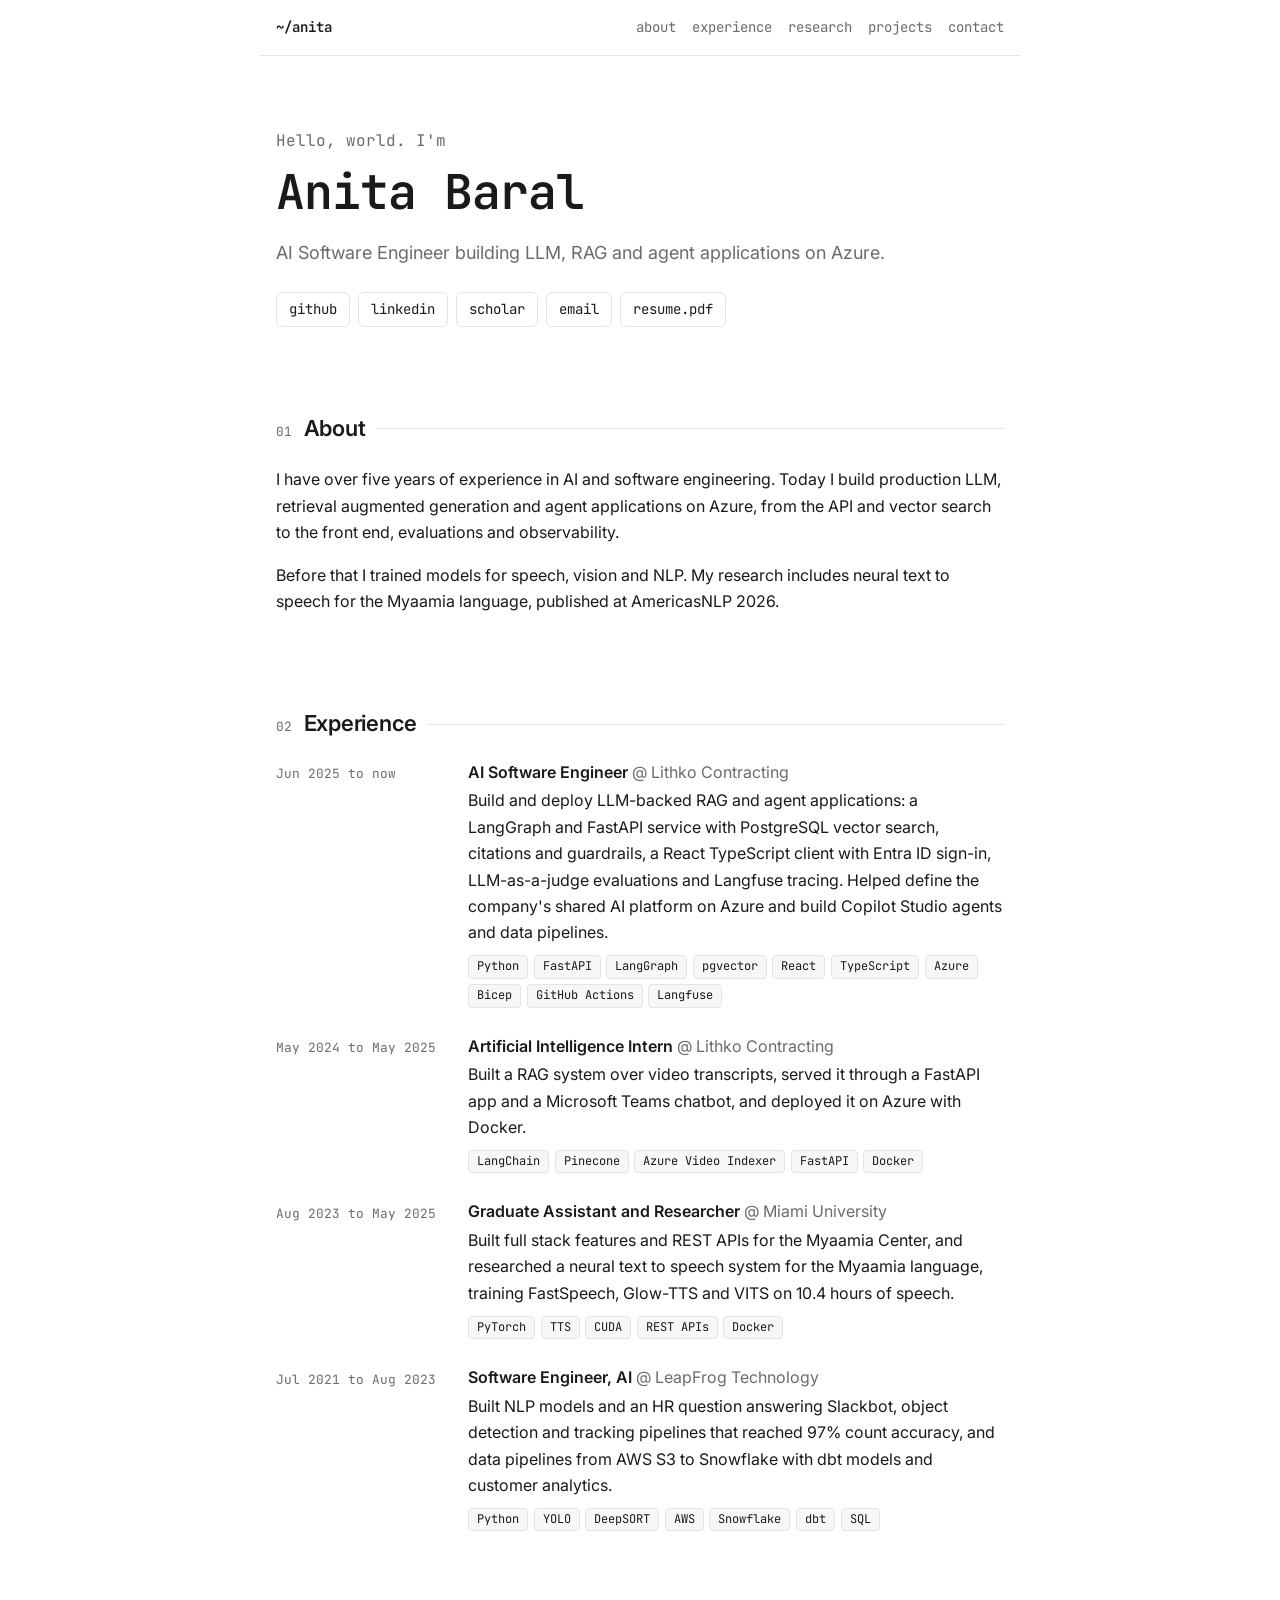
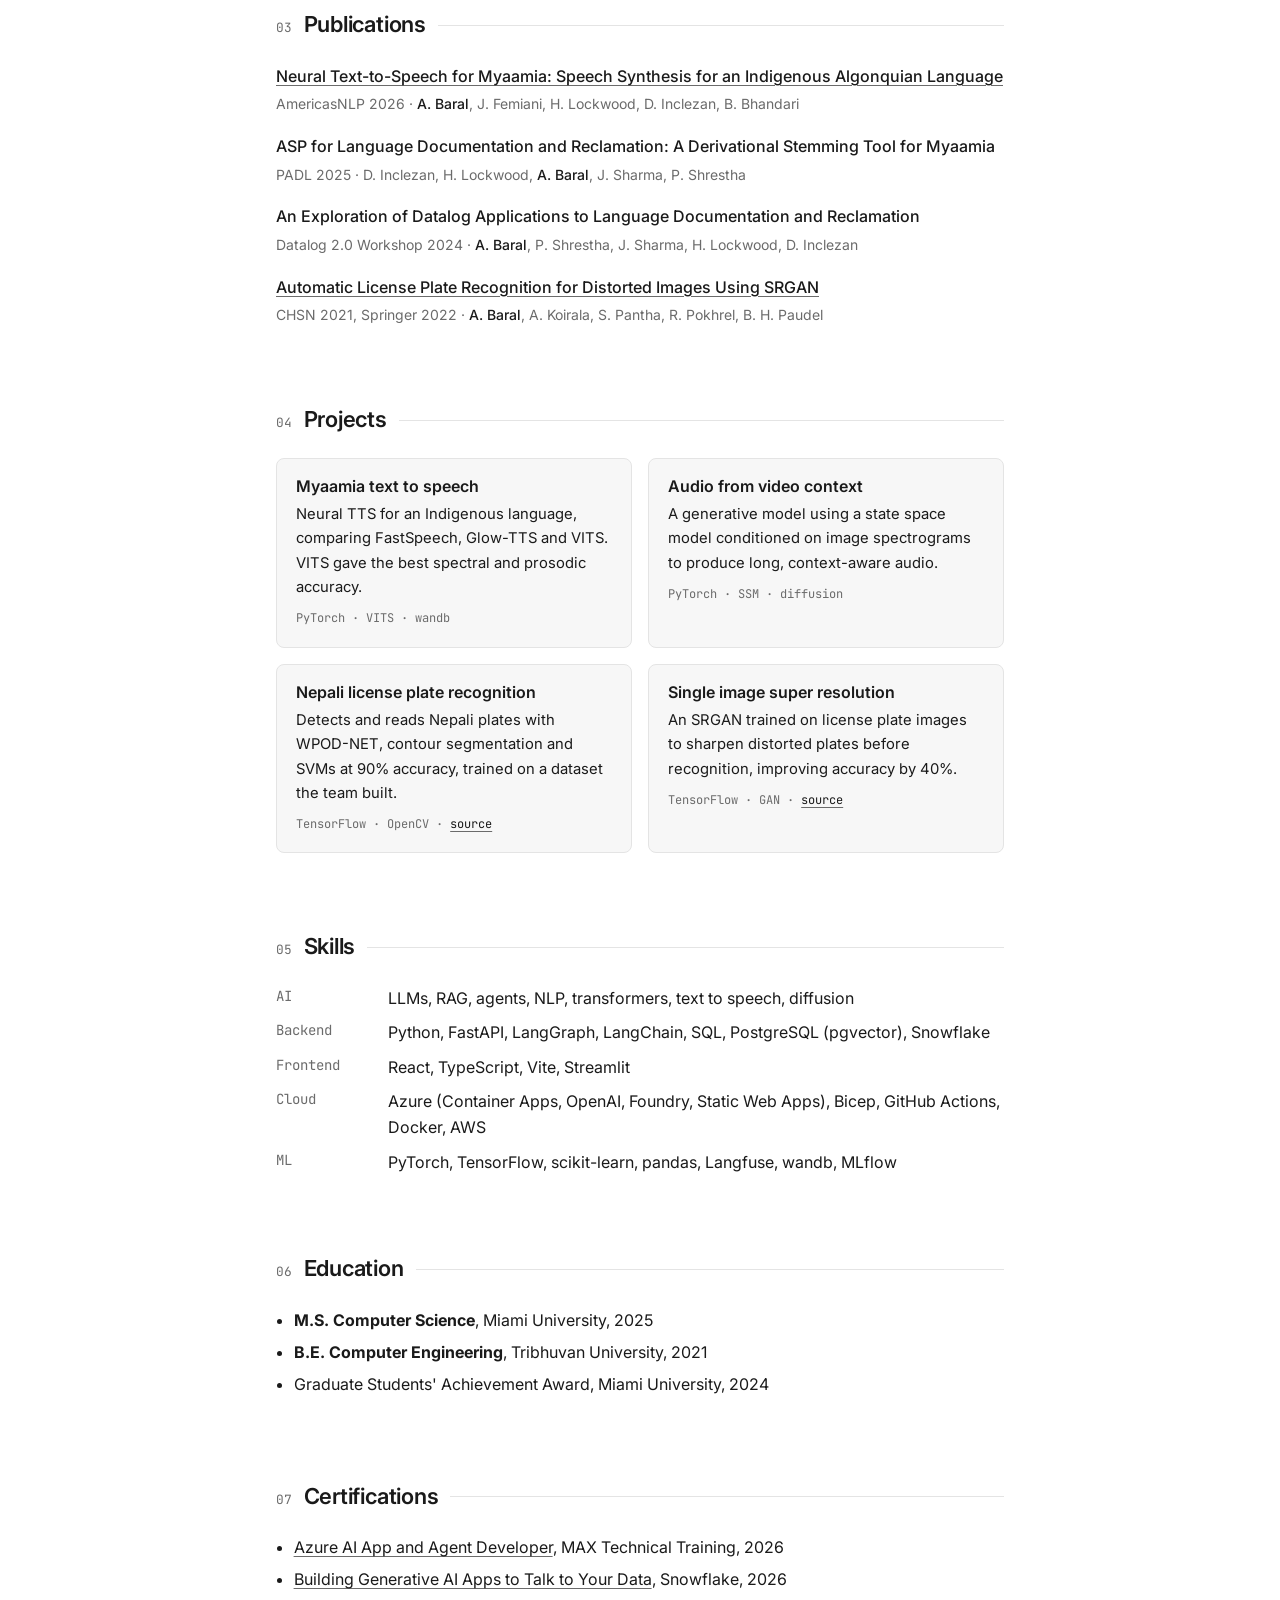
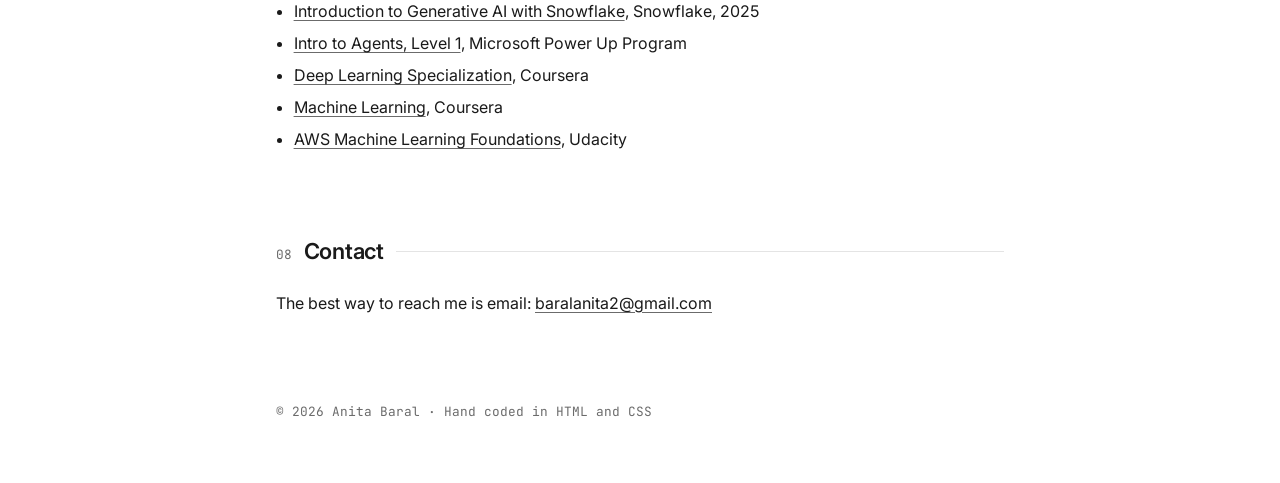
<file: index.html>
<!DOCTYPE html>
<html lang="en">
<head>
    <meta charset="UTF-8">
    <meta name="viewport" content="width=device-width, initial-scale=1.0">
    <title>Anita Baral</title>
    <meta name="description" content="Anita Baral, AI Software Engineer building LLM, RAG and agent applications on Azure.">
    <link rel="preconnect" href="https://fonts.googleapis.com">
    <link rel="preconnect" href="https://fonts.gstatic.com" crossorigin>
    <link href="https://fonts.googleapis.com/css2?family=Inter:wght@400;500;600&family=JetBrains+Mono:wght@400;600&display=swap" rel="stylesheet">
    <link rel="stylesheet" href="css/style.css">
</head>
<body>
    <header class="site-header">
        <a href="#top" class="logo">~/anita</a>
        <nav>
            <a href="#about">about</a>
            <a href="#experience">experience</a>
            <a href="#research">research</a>
            <a href="#projects">projects</a>
            <a href="#contact">contact</a>
        </nav>
    </header>

    <main id="top">
        <section class="hero">
            <p class="prompt">Hello, world. I'm</p>
            <h1>Anita Baral</h1>
            <p class="tagline">AI Software Engineer building LLM, RAG and agent applications on Azure.</p>
            <ul class="links">
                <li><a href="https://github.com/anitabaral" target="_blank" rel="noopener">github</a></li>
                <li><a href="https://www.linkedin.com/in/anita-baral" target="_blank" rel="noopener">linkedin</a></li>
                <li><a href="https://scholar.google.com/citations?user=BwCggdUAAAAJ&hl=en" target="_blank" rel="noopener">scholar</a></li>
                <li><a href="mailto:baralanita2@gmail.com">email</a></li>
                <li><a href="data/Resume_AnitaBaral.pdf" target="_blank">resume.pdf</a></li>
            </ul>
        </section>

        <section id="about">
            <h2>About</h2>
            <p>
                I have over five years of experience in AI and software engineering. Today I build production
                LLM, retrieval augmented generation and agent applications on Azure, from the API and vector search
                to the front end, evaluations and observability.
            </p>
            <p>
                Before that I trained models for speech, vision and NLP. My research includes neural text to speech
                for the Myaamia language, published at AmericasNLP 2026.
            </p>
        </section>

        <section id="experience">
            <h2>Experience</h2>
            <ol class="timeline">
                <li>
                    <div class="when">Jun 2025 to now</div>
                    <div class="what">
                        <h3>AI Software Engineer <span class="at">@ Lithko Contracting</span></h3>
                        <p>
                            Build and deploy LLM-backed RAG and agent applications: a LangGraph and FastAPI service with
                            PostgreSQL vector search, citations and guardrails, a React TypeScript client with Entra ID
                            sign-in, LLM-as-a-judge evaluations and Langfuse tracing. Helped define the company's shared
                            AI platform on Azure and build Copilot Studio agents and data pipelines.
                        </p>
                        <ul class="tags">
                            <li>Python</li><li>FastAPI</li><li>LangGraph</li><li>pgvector</li><li>React</li>
                            <li>TypeScript</li><li>Azure</li><li>Bicep</li><li>GitHub Actions</li><li>Langfuse</li>
                        </ul>
                    </div>
                </li>
                <li>
                    <div class="when">May 2024 to May 2025</div>
                    <div class="what">
                        <h3>Artificial Intelligence Intern <span class="at">@ Lithko Contracting</span></h3>
                        <p>
                            Built a RAG system over video transcripts, served it through a FastAPI app and a
                            Microsoft Teams chatbot, and deployed it on Azure with Docker.
                        </p>
                        <ul class="tags">
                            <li>LangChain</li><li>Pinecone</li><li>Azure Video Indexer</li><li>FastAPI</li><li>Docker</li>
                        </ul>
                    </div>
                </li>
                <li>
                    <div class="when">Aug 2023 to May 2025</div>
                    <div class="what">
                        <h3>Graduate Assistant and Researcher <span class="at">@ Miami University</span></h3>
                        <p>
                            Built full stack features and REST APIs for the Myaamia Center, and researched a neural
                            text to speech system for the Myaamia language, training FastSpeech, Glow-TTS and VITS
                            on 10.4 hours of speech.
                        </p>
                        <ul class="tags">
                            <li>PyTorch</li><li>TTS</li><li>CUDA</li><li>REST APIs</li><li>Docker</li>
                        </ul>
                    </div>
                </li>
                <li>
                    <div class="when">Jul 2021 to Aug 2023</div>
                    <div class="what">
                        <h3>Software Engineer, AI <span class="at">@ LeapFrog Technology</span></h3>
                        <p>
                            Built NLP models and an HR question answering Slackbot, object detection and tracking
                            pipelines that reached 97% count accuracy, and data pipelines from AWS S3 to Snowflake
                            with dbt models and customer analytics.
                        </p>
                        <ul class="tags">
                            <li>Python</li><li>YOLO</li><li>DeepSORT</li><li>AWS</li><li>Snowflake</li><li>dbt</li><li>SQL</li>
                        </ul>
                    </div>
                </li>
            </ol>
        </section>

        <section id="research">
            <h2>Publications</h2>
            <ul class="pubs">
                <li>
                    <a href="https://aclanthology.org/2026.americasnlp-6.1/" target="_blank" rel="noopener">
                        Neural Text-to-Speech for Myaamia: Speech Synthesis for an Indigenous Algonquian Language</a>
                    <p class="meta">AmericasNLP 2026 &middot; <strong>A. Baral</strong>, J. Femiani, H. Lockwood, D. Inclezan, B. Bhandari</p>
                </li>
                <li>
                    <span class="title">ASP for Language Documentation and Reclamation: A Derivational Stemming Tool for Myaamia</span>
                    <p class="meta">PADL 2025 &middot; D. Inclezan, H. Lockwood, <strong>A. Baral</strong>, J. Sharma, P. Shrestha</p>
                </li>
                <li>
                    <span class="title">An Exploration of Datalog Applications to Language Documentation and Reclamation</span>
                    <p class="meta">Datalog 2.0 Workshop 2024 &middot; <strong>A. Baral</strong>, P. Shrestha, J. Sharma, H. Lockwood, D. Inclezan</p>
                </li>
                <li>
                    <a href="https://link.springer.com/chapter/10.1007/978-981-16-9885-9_10" target="_blank" rel="noopener">
                        Automatic License Plate Recognition for Distorted Images Using SRGAN</a>
                    <p class="meta">CHSN 2021, Springer 2022 &middot; <strong>A. Baral</strong>, A. Koirala, S. Pantha, R. Pokhrel, B. H. Paudel</p>
                </li>
            </ul>
        </section>

        <section id="projects">
            <h2>Projects</h2>
            <div class="cards">
                <article class="card">
                    <h3>Myaamia text to speech</h3>
                    <p>Neural TTS for an Indigenous language, comparing FastSpeech, Glow-TTS and VITS. VITS gave the best spectral and prosodic accuracy.</p>
                    <p class="stack">PyTorch &middot; VITS &middot; wandb</p>
                </article>
                <article class="card">
                    <h3>Audio from video context</h3>
                    <p>A generative model using a state space model conditioned on image spectrograms to produce long, context-aware audio.</p>
                    <p class="stack">PyTorch &middot; SSM &middot; diffusion</p>
                </article>
                <article class="card">
                    <h3>Nepali license plate recognition</h3>
                    <p>Detects and reads Nepali plates with WPOD-NET, contour segmentation and SVMs at 90% accuracy, trained on a dataset the team built.</p>
                    <p class="stack">TensorFlow &middot; OpenCV &middot; <a href="https://github.com/anitabaral/Automatic-License-Plate-Recognition-System-for-Distorted-Images" target="_blank" rel="noopener">source</a></p>
                </article>
                <article class="card">
                    <h3>Single image super resolution</h3>
                    <p>An SRGAN trained on license plate images to sharpen distorted plates before recognition, improving accuracy by 40%.</p>
                    <p class="stack">TensorFlow &middot; GAN &middot; <a href="https://github.com/anitabaral/Single-Image-Super-Resolution" target="_blank" rel="noopener">source</a></p>
                </article>
            </div>
        </section>

        <section id="skills">
            <h2>Skills</h2>
            <dl class="skills">
                <dt>AI</dt><dd>LLMs, RAG, agents, NLP, transformers, text to speech, diffusion</dd>
                <dt>Backend</dt><dd>Python, FastAPI, LangGraph, LangChain, SQL, PostgreSQL (pgvector), Snowflake</dd>
                <dt>Frontend</dt><dd>React, TypeScript, Vite, Streamlit</dd>
                <dt>Cloud</dt><dd>Azure (Container Apps, OpenAI, Foundry, Static Web Apps), Bicep, GitHub Actions, Docker, AWS</dd>
                <dt>ML</dt><dd>PyTorch, TensorFlow, scikit-learn, pandas, Langfuse, wandb, MLflow</dd>
            </dl>
        </section>

        <section id="education">
            <h2>Education</h2>
            <ul class="plain">
                <li><strong>M.S. Computer Science</strong>, Miami University, 2025</li>
                <li><strong>B.E. Computer Engineering</strong>, Tribhuvan University, 2021</li>
                <li>Graduate Students' Achievement Award, Miami University, 2024</li>
            </ul>
        </section>

        <section id="certifications">
            <h2>Certifications</h2>
            <ul class="plain">
                <li><a href="data/certificates/azure-ai-app-agent-developer.pdf" target="_blank">Azure AI App and Agent Developer</a>, MAX Technical Training, 2026</li>
                <li><a href="https://coursera.org/verify/LXKT6HWSU1CF" target="_blank" rel="noopener">Building Generative AI Apps to Talk to Your Data</a>, Snowflake, 2026</li>
                <li><a href="https://coursera.org/verify/G7YX9LDC4VHF" target="_blank" rel="noopener">Introduction to Generative AI with Snowflake</a>, Snowflake, 2025</li>
                <li><a href="data/certificates/power-up-intro-to-agents.png" target="_blank">Intro to Agents, Level 1</a>, Microsoft Power Up Program</li>
                <li><a href="https://www.coursera.org/account/accomplishments/specialization/certificate/THJPL4FAT6AP" target="_blank" rel="noopener">Deep Learning Specialization</a>, Coursera</li>
                <li><a href="https://www.coursera.org/account/accomplishments/certificate/4ZECK7XEY3NE" target="_blank" rel="noopener">Machine Learning</a>, Coursera</li>
                <li><a href="https://graduation.udacity.com/confirm/PHJGMFHG" target="_blank" rel="noopener">AWS Machine Learning Foundations</a>, Udacity</li>
            </ul>
        </section>

        <section id="contact">
            <h2>Contact</h2>
            <p>The best way to reach me is email: <a href="mailto:baralanita2@gmail.com">baralanita2@gmail.com</a></p>
        </section>
    </main>

    <footer>
        <p>&copy; 2026 Anita Baral &middot; Hand coded in HTML and CSS</p>
    </footer>
</body>
</html>
</file>
<file: css/style.css>
:root {
    --bg: #ffffff;
    --fg: #1a1a1a;
    --muted: #6b6b6b;
    --line: #e4e4e4;
    --card: #f7f7f7;
    --mono: "JetBrains Mono", ui-monospace, Consolas, monospace;
    --sans: "Inter", system-ui, -apple-system, "Segoe UI", sans-serif;
}

@media (prefers-color-scheme: dark) {
    :root {
        --bg: #111111;
        --fg: #e8e8e8;
        --muted: #8f8f8f;
        --line: #2a2a2a;
        --card: #191919;
    }
}

* {
    box-sizing: border-box;
}

html {
    scroll-behavior: smooth;
    scroll-padding-top: 4.5rem;
}

body {
    margin: 0;
    background: var(--bg);
    color: var(--fg);
    font-family: var(--sans);
    font-size: 16px;
    line-height: 1.65;
}

a {
    color: var(--fg);
    text-decoration: underline;
    text-decoration-color: var(--muted);
    text-underline-offset: 3px;
}

a:hover {
    text-decoration-color: var(--fg);
}

.dim {
    color: var(--muted);
}

.site-header {
    position: sticky;
    top: 0;
    z-index: 1;
    display: flex;
    flex-wrap: wrap;
    gap: 0.5rem 1.5rem;
    justify-content: space-between;
    align-items: center;
    max-width: 760px;
    margin: 0 auto;
    padding: 1rem 16px;
    background: var(--bg);
    border-bottom: 1px solid var(--line);
    font-family: var(--mono);
    font-size: 0.875rem;
}

.site-header a {
    text-decoration: none;
    color: var(--muted);
}

.site-header a:hover,
.site-header .logo {
    color: var(--fg);
}

.logo {
    font-weight: 600;
}

.site-header nav {
    display: flex;
    flex-wrap: wrap;
    gap: 0.25rem 1rem;
}

main {
    max-width: 760px;
    margin: 0 auto;
    padding: 0 16px;
    counter-reset: section;
}

section {
    padding: 2.5rem 0;
}

h1,
h2,
h3 {
    line-height: 1.25;
}

h2 {
    display: flex;
    align-items: baseline;
    gap: 0.75rem;
    margin: 0 0 1.5rem;
    font-size: 1.375rem;
    font-weight: 600;
    letter-spacing: -0.01em;
}

h2::before {
    counter-increment: section;
    content: counter(section, decimal-leading-zero);
    font-family: var(--mono);
    font-size: 0.8rem;
    font-weight: 400;
    color: var(--muted);
}

h2::after {
    content: "";
    flex: 1;
    height: 1px;
    align-self: center;
    background: var(--line);
}

h3 {
    margin: 0 0 0.35rem;
    font-size: 1rem;
    font-weight: 600;
}

.hero {
    padding: 4.5rem 0 3rem;
}

.prompt {
    margin: 0 0 0.5rem;
    font-family: var(--mono);
    color: var(--muted);
}

.hero h1 {
    margin: 0;
    font-family: var(--mono);
    font-size: clamp(2rem, 7vw, 3rem);
    font-weight: 600;
    letter-spacing: -0.02em;
}

.tagline {
    margin: 1rem 0 1.5rem;
    font-size: 1.125rem;
    color: var(--muted);
}

.links {
    display: flex;
    flex-wrap: wrap;
    gap: 0.5rem;
    margin: 0;
    padding: 0;
    list-style: none;
    font-family: var(--mono);
    font-size: 0.875rem;
}

.links a {
    display: inline-block;
    padding: 0.3rem 0.75rem;
    border: 1px solid var(--line);
    border-radius: 6px;
    text-decoration: none;
}

.links a:hover {
    border-color: var(--fg);
}

.timeline {
    margin: 0;
    padding: 0;
    list-style: none;
}

.timeline > li {
    display: grid;
    grid-template-columns: 11rem 1fr;
    gap: 1rem;
    padding-bottom: 1.75rem;
}

.timeline > li:last-child {
    padding-bottom: 0;
}

.when {
    padding-top: 0.1rem;
    font-family: var(--mono);
    font-size: 0.8rem;
    color: var(--muted);
}

.what p {
    margin: 0 0 0.6rem;
}

.at {
    font-weight: 400;
    color: var(--muted);
}

.tags {
    display: flex;
    flex-wrap: wrap;
    gap: 0.35rem;
    margin: 0;
    padding: 0;
    list-style: none;
}

.tags li {
    padding: 0.05rem 0.5rem;
    background: var(--card);
    border: 1px solid var(--line);
    border-radius: 4px;
    font-family: var(--mono);
    font-size: 0.75rem;
}

.pubs {
    margin: 0;
    padding: 0;
    list-style: none;
}

.pubs li {
    margin-bottom: 1.1rem;
}

.pubs li:last-child {
    margin-bottom: 0;
}

.pubs a,
.pubs .title {
    font-weight: 500;
}

.meta {
    margin: 0.2rem 0 0;
    font-size: 0.875rem;
    color: var(--muted);
}

.meta strong {
    color: var(--fg);
    font-weight: 500;
}

.cards {
    display: grid;
    grid-template-columns: repeat(auto-fit, minmax(260px, 1fr));
    gap: 1rem;
}

.card {
    padding: 1.1rem 1.2rem;
    background: var(--card);
    border: 1px solid var(--line);
    border-radius: 8px;
}

.card p {
    margin: 0 0 0.6rem;
    font-size: 0.925rem;
}

.card .stack {
    margin: 0;
    font-family: var(--mono);
    font-size: 0.75rem;
    color: var(--muted);
}

.skills {
    display: grid;
    grid-template-columns: 6rem 1fr;
    gap: 0.5rem 1rem;
    margin: 0;
}

.skills dt {
    font-family: var(--mono);
    font-size: 0.875rem;
    color: var(--muted);
}

.skills dd {
    margin: 0;
}

.plain {
    margin: 0;
    padding-left: 1.1rem;
}

.plain li {
    margin-bottom: 0.35rem;
}

#contact p {
    margin: 0;
}

footer {
    max-width: 760px;
    margin: 0 auto;
    padding: 2rem 16px 3rem;
    font-family: var(--mono);
    font-size: 0.8rem;
    color: var(--muted);
}

@media (max-width: 600px) {
    .site-header {
        position: static;
    }

    html {
        scroll-padding-top: 0;
    }

    .timeline > li {
        grid-template-columns: 1fr;
        gap: 0.25rem;
    }

    .skills {
        grid-template-columns: 1fr;
        gap: 0.1rem;
    }

    .skills dd {
        margin-bottom: 0.6rem;
    }
}
</file>
